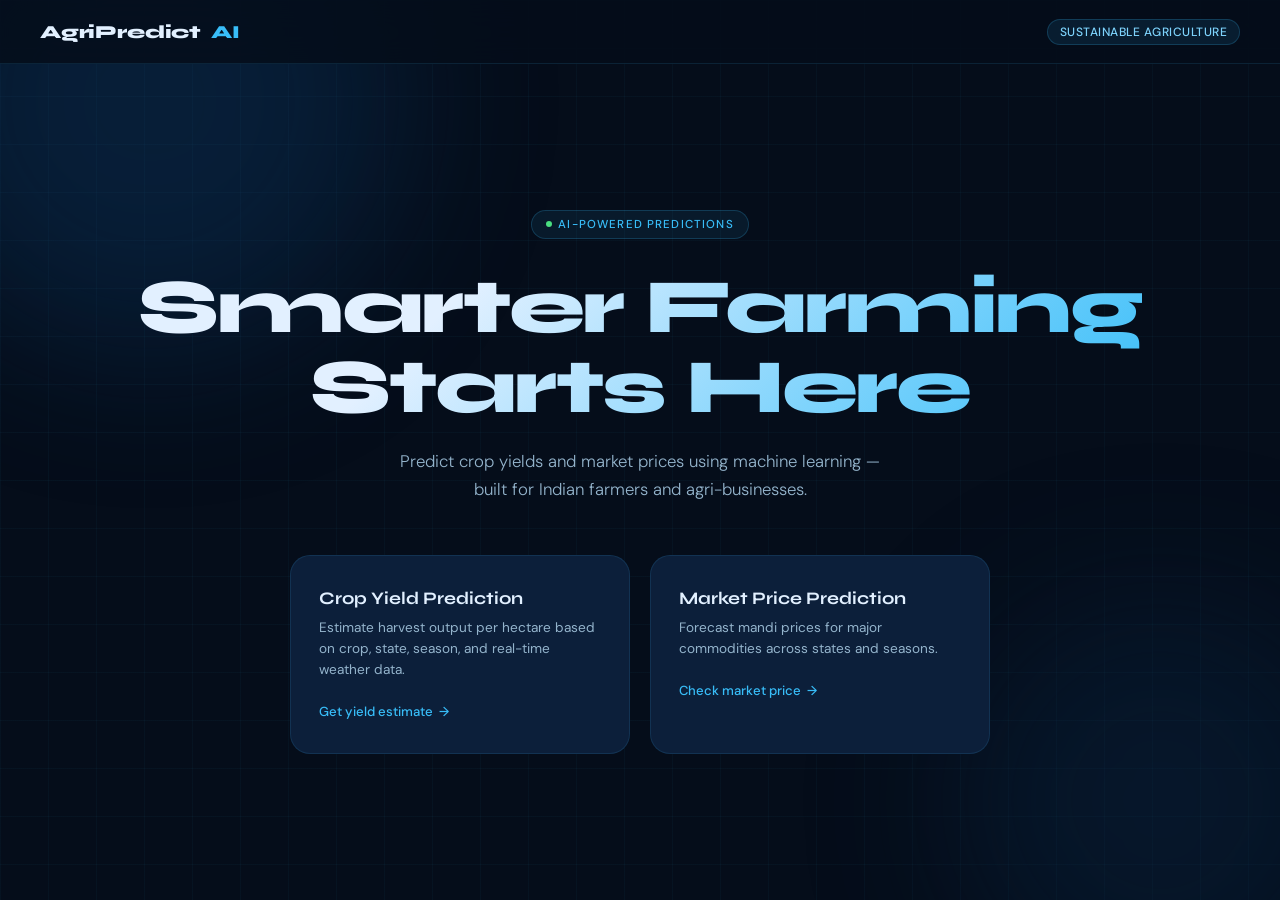
<file: index.html>
<!DOCTYPE html>
<html lang="en">
<head>
<meta charset="UTF-8"/>
<meta name="viewport" content="width=device-width, initial-scale=1.0"/>
<title>AgriPredict AI</title>
<link href="https://fonts.googleapis.com/css2?family=Syne:wght@400;600;700;800&family=DM+Sans:ital,opsz,wght@0,9..40,300;0,9..40,400;0,9..40,500;1,9..40,300&display=swap" rel="stylesheet"/>

<link rel="stylesheet" href="styles.css">
</head>
<body>
<div class="orb orb1"></div>
<div class="orb orb2"></div>

<!-- NAV -->
<nav>
  <a class="nav-logo" onclick="showPage('landing')">
   
    AgriPredict <span style="color:var(--accent)">AI</span>
  </a>
  <div class="nav-pill">Sustainable Agriculture</div>
</nav>

<!-- ========== LANDING ========== -->
<div class="page active" id="page-landing">
  <div class="landing">
    <div class="hero-badge"><div class="hero-dot"></div> AI-Powered Predictions</div>
    <h1 class="hero">Smarter Farming<br/>Starts Here</h1>
    <p class="hero-sub">Predict crop yields and market prices using machine learning — built for Indian farmers and agri-businesses.</p>
    <div class="card-grid">
      <div class="hero-card" onclick="showPage('yield')">
        
        <div class="card-title">Crop Yield Prediction</div>
        <div class="card-desc">Estimate harvest output per hectare based on crop, state, season, and real-time weather data.</div>
        <div class="card-cta">Get yield estimate <span>→</span></div>
      </div>
      <div class="hero-card" onclick="showPage('price')">
        
        <div class="card-title">Market Price Prediction</div>
        <div class="card-desc">Forecast mandi prices for major commodities across states and seasons.</div>
        <div class="card-cta">Check market price <span>→</span></div>
      </div>
    </div>
  </div>
</div>

<!-- ========== YIELD PAGE ========== -->
<div class="page" id="page-yield">
  <div class="form-wrap">
    <div class="page-header">
      <button class="back-btn" onclick="showPage('landing')">← Back to home</button>
      <div class="steps">
        <div class="step active" id="ystep1"><div class="step-num">1</div><div class="step-label">Crop Details</div></div>
        <div class="step-line"></div>
        <div class="step" id="ystep2"><div class="step-num">2</div><div class="step-label">Yield Result</div></div>
        <div class="step-line"></div>
        <div class="step" id="ystep3"><div class="step-num">3</div><div class="step-label">Market Price</div></div>
      </div>
      <div class="page-title">Crop Yield Prediction</div>
      <div class="page-sub">Enter crop details to estimate harvest yield per hectare.</div>
    </div>

    <div class="form-card" id="yield-form-card">
      <div class="form-row">
        <div class="field">
          <label>Crop</label>
          <select id="yield-crop"><option value="">Loading...</option></select>
        </div>
        <div class="field">
          <label>State</label>
          <select id="yield-state"><option value="">Loading...</option></select>
        </div>
      </div>
      <div class="form-row">
        <div class="field">
          <label>Season</label>
          <select id="yield-season">
            <option value="Kharif">Kharif (Jun–Oct)</option>
            <option value="Rabi">Rabi (Nov–Mar)</option>
            <option value="Summer">Summer (Apr–May)</option>
          </select>
        </div>
        <div class="field">
          <label>Area (hectares)</label>
          <input type="number" id="yield-area" placeholder="e.g. 1000" value="1000" min="1"/>
        </div>
      </div>
      <button class="btn-primary" onclick="predictYield()" id="yield-btn">Predict Yield</button>
      <div id="yield-error"></div>
    </div>

    <div id="yield-result" style="display:none"></div>
    <div id="yield-price-section" style="display:none; margin-top:20px">
      <button class="btn-secondary" onclick="showPage('price-from-yield')">📈 Predict Market Price for this Yield</button>
    </div>
  </div>
</div>

<!-- ========== PRICE PAGE ========== -->
<div class="page" id="page-price">
  <div class="form-wrap">
    <div class="page-header">
      <button class="back-btn" onclick="showPage('landing')">← Back to home</button>
      <div class="page-title">Market Price Prediction</div>
      <div class="page-sub">Forecast commodity prices at mandi based on supply and season.</div>
    </div>

    <div class="form-card">
      <div class="form-row">
        <div class="field">
          <label>Crop</label>
          <select id="price-crop"><option value="">Loading...</option></select>
        </div>
        <div class="field">
          <label>State</label>
          <select id="price-state"><option value="">Loading...</option></select>
        </div>
      </div>
      <div class="form-row">
        <div class="field">
          <label>Season</label>
          <select id="price-season">
            <option value="Kharif">Kharif</option>
            <option value="Rabi">Rabi</option>
            <option value="Summer">Summer</option>
          </select>
        </div>
        <div class="field">
          <label>Quantity (kg)</label>
          <input type="number" id="price-qty" placeholder="e.g. 5000" value="5000" min="1"/>
        </div>
      </div>
      <button class="btn-primary" onclick="predictPrice(null)" id="price-btn">Predict Market Price</button>
      <div id="price-error"></div>
    </div>

    <div id="price-result" style="display:none"></div>
  </div>
</div>

<!-- ========== PRICE FROM YIELD PAGE ========== -->
<div class="page" id="page-price-from-yield">
  <div class="form-wrap">
    <div class="page-header">
      <button class="back-btn" onclick="showPage('yield')">← Back to yield</button>
      <div class="steps">
        <div class="step done"><div class="step-num">✓</div><div class="step-label">Crop Details</div></div>
        <div class="step-line"></div>
        <div class="step done"><div class="step-num">✓</div><div class="step-label">Yield Result</div></div>
        <div class="step-line"></div>
        <div class="step active"><div class="step-num">3</div><div class="step-label">Market Price</div></div>
      </div>
      <div class="page-title">Market Price Estimate</div>
      <div class="page-sub">Using your predicted yield to forecast market price — no additional input needed.</div>
    </div>

    <div id="yield-summary-card" style="margin-bottom:20px"></div>
    <div id="price-from-yield-result"></div>
  </div>
</div>

<script src="script.js"></script>
</body>
</html>
</file>
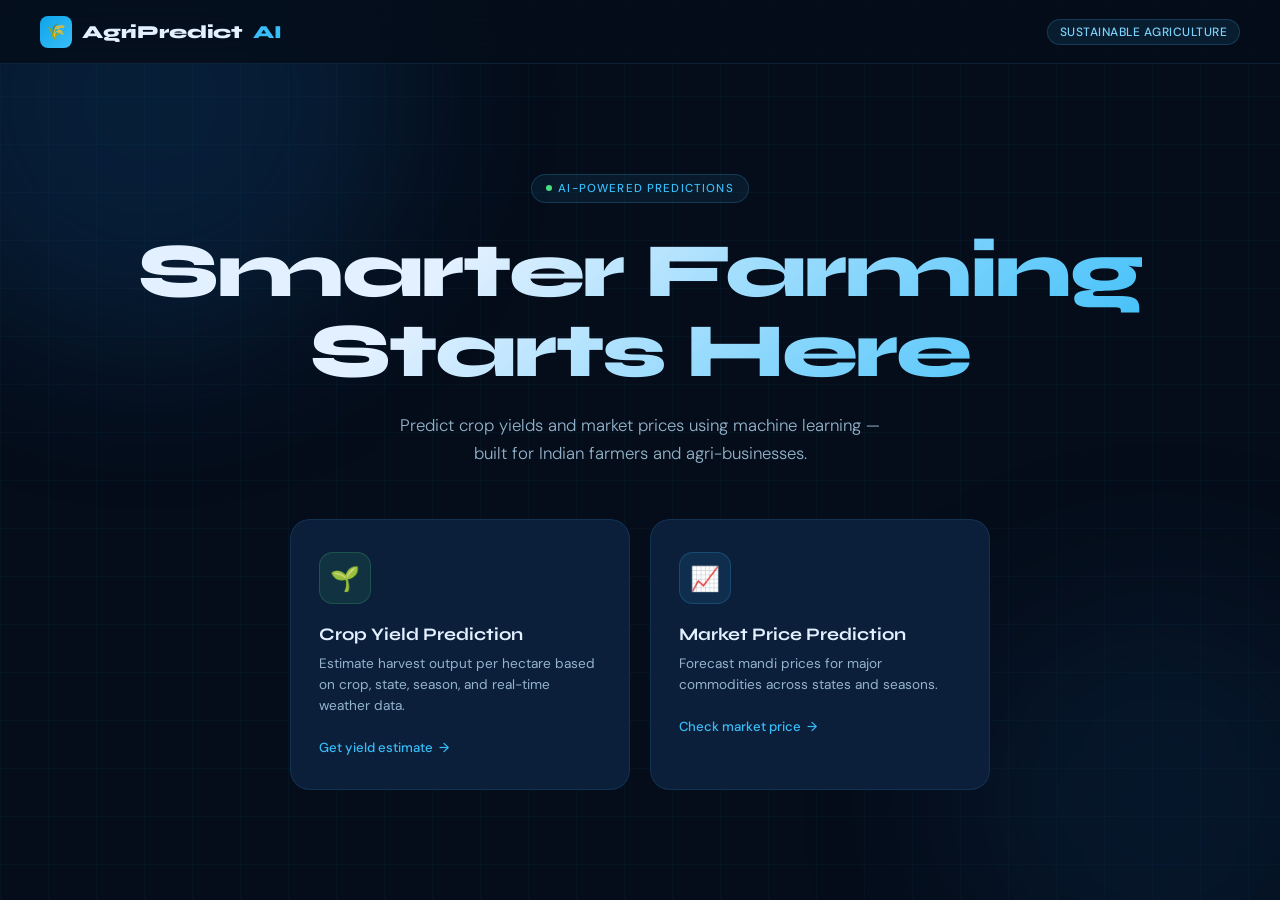
<file: index(trial).html>
<!DOCTYPE html>
<html lang="en">
<head>
<meta charset="UTF-8"/>
<meta name="viewport" content="width=device-width, initial-scale=1.0"/>
<title>AgriPredict AI</title>
<link href="https://fonts.googleapis.com/css2?family=Syne:wght@400;600;700;800&family=DM+Sans:ital,opsz,wght@0,9..40,300;0,9..40,400;0,9..40,500;1,9..40,300&display=swap" rel="stylesheet"/>
<style>
  :root {
    --bg: #050d1a;
    --bg2: #081428;
    --surface: #0c1f3a;
    --surface2: #0f2548;
    --border: rgba(56, 189, 248, 0.12);
    --accent: #38bdf8;
    --accent2: #0ea5e9;
    --accent3: #7dd3fc;
    --green: #4ade80;
    --amber: #fbbf24;
    --text: #e2f0ff;
    --text2: #94b4cc;
    --text3: #4e7a99;
    --glow: rgba(56, 189, 248, 0.15);
    --card-radius: 20px;
    --transition: all 0.35s cubic-bezier(.4,0,.2,1);
  }

  *, *::before, *::after { box-sizing: border-box; margin: 0; padding: 0; }

  body {
    font-family: 'DM Sans', sans-serif;
    background: var(--bg);
    color: var(--text);
    min-height: 100vh;
    overflow-x: hidden;
  }

  /* Background grid */
  body::before {
    content: '';
    position: fixed; inset: 0;
    background-image:
      linear-gradient(rgba(56,189,248,.04) 1px, transparent 1px),
      linear-gradient(90deg, rgba(56,189,248,.04) 1px, transparent 1px);
    background-size: 48px 48px;
    pointer-events: none;
    z-index: 0;
  }

  /* Glow orbs */
  .orb {
    position: fixed; border-radius: 50%; pointer-events: none; z-index: 0;
    filter: blur(80px); opacity: 0.35;
  }
  .orb1 { width: 500px; height: 500px; background: #0c3f6f; top: -150px; left: -100px; }
  .orb2 { width: 400px; height: 400px; background: #0a2a4a; bottom: -100px; right: -80px; }

  /* ============ NAV ============ */
  nav {
    position: sticky; top: 0; z-index: 100;
    display: flex; align-items: center; justify-content: space-between;
    padding: 0 40px; height: 64px;
    background: rgba(5,13,26,0.85);
    backdrop-filter: blur(20px);
    border-bottom: 1px solid var(--border);
  }
  .nav-logo {
    font-family: 'Syne', sans-serif;
    font-weight: 800; font-size: 1.15rem;
    letter-spacing: -0.01em;
    color: var(--text);
    display: flex; align-items: center; gap: 10px;
    cursor: pointer;
    text-decoration: none;
  }
  .logo-icon {
    width: 32px; height: 32px; border-radius: 8px;
    background: linear-gradient(135deg, #0ea5e9, #38bdf8);
    display: flex; align-items: center; justify-content: center;
    font-size: 16px;
  }
  .nav-pill {
    font-size: 0.75rem; font-weight: 500;
    padding: 4px 12px; border-radius: 99px;
    background: rgba(56,189,248,0.1);
    border: 1px solid rgba(56,189,248,0.2);
    color: var(--accent3);
    letter-spacing: 0.04em;
    text-transform: uppercase;
  }

  /* ============ PAGE SYSTEM ============ */
  .page { display: none; position: relative; z-index: 1; }
  .page.active { display: block; animation: fadeUp 0.4s ease both; }
  @keyframes fadeUp {
    from { opacity: 0; transform: translateY(20px); }
    to { opacity: 1; transform: translateY(0); }
  }

  /* ============ LANDING ============ */
  .landing {
    min-height: calc(100vh - 64px);
    display: flex; flex-direction: column;
    align-items: center; justify-content: center;
    padding: 60px 24px;
    text-align: center;
  }
  .hero-badge {
    display: inline-flex; align-items: center; gap: 6px;
    font-size: 0.72rem; font-weight: 500; letter-spacing: 0.1em;
    text-transform: uppercase; color: var(--accent);
    padding: 6px 14px; border-radius: 99px;
    background: rgba(56,189,248,0.08); border: 1px solid rgba(56,189,248,0.2);
    margin-bottom: 28px;
  }
  .hero-dot { width: 6px; height: 6px; border-radius: 50%; background: var(--green); animation: pulse 2s infinite; }
  @keyframes pulse { 0%,100%{opacity:1;transform:scale(1)} 50%{opacity:.4;transform:scale(.8)} }

  h1.hero {
    font-family: 'Syne', sans-serif;
    font-size: clamp(2.5rem, 6vw, 5rem);
    font-weight: 800; line-height: 1.05;
    letter-spacing: -0.03em;
    background: linear-gradient(135deg, #e2f0ff 30%, #7dd3fc 70%, #38bdf8 100%);
    -webkit-background-clip: text; -webkit-text-fill-color: transparent;
    background-clip: text;
    margin-bottom: 20px;
  }
  .hero-sub {
    font-size: 1.05rem; font-weight: 300;
    color: var(--text2); max-width: 500px;
    line-height: 1.65; margin-bottom: 52px;
  }

  .card-grid {
    display: grid; grid-template-columns: repeat(auto-fit, minmax(280px, 1fr));
    gap: 20px; max-width: 700px; width: 100%;
  }
  .hero-card {
    background: var(--surface);
    border: 1px solid var(--border);
    border-radius: var(--card-radius);
    padding: 32px 28px;
    cursor: pointer;
    transition: var(--transition);
    text-align: left;
    position: relative; overflow: hidden;
  }
  .hero-card::before {
    content: ''; position: absolute; inset: 0;
    background: linear-gradient(135deg, var(--glow) 0%, transparent 60%);
    opacity: 0; transition: var(--transition);
  }
  .hero-card:hover { border-color: rgba(56,189,248,0.3); transform: translateY(-4px); box-shadow: 0 20px 60px rgba(0,0,0,0.4), 0 0 30px var(--glow); }
  .hero-card:hover::before { opacity: 1; }

  .card-icon {
    width: 52px; height: 52px; border-radius: 14px;
    display: flex; align-items: center; justify-content: center;
    font-size: 24px; margin-bottom: 20px;
  }
  .card-icon.green { background: rgba(74, 222, 128, 0.1); border: 1px solid rgba(74,222,128,0.2); }
  .card-icon.blue { background: rgba(56, 189, 248, 0.1); border: 1px solid rgba(56,189,248,0.2); }
  .card-title { font-family: 'Syne', sans-serif; font-weight: 700; font-size: 1.1rem; margin-bottom: 8px; }
  .card-desc { font-size: 0.85rem; color: var(--text2); line-height: 1.55; margin-bottom: 20px; }
  .card-cta {
    display: inline-flex; align-items: center; gap: 6px;
    font-size: 0.82rem; font-weight: 500; color: var(--accent);
  }
  .card-cta span { transition: transform 0.2s; }
  .hero-card:hover .card-cta span { transform: translateX(4px); }

  /* ============ FORM PAGES ============ */
  .form-wrap {
    max-width: 680px; margin: 0 auto;
    padding: 48px 24px;
  }
  .page-header { margin-bottom: 36px; }
  .back-btn {
    display: inline-flex; align-items: center; gap: 6px;
    font-size: 0.82rem; color: var(--text3);
    cursor: pointer; margin-bottom: 24px;
    border: none; background: none;
    font-family: inherit; transition: color 0.2s;
  }
  .back-btn:hover { color: var(--accent); }
  .page-title {
    font-family: 'Syne', sans-serif;
    font-size: 2rem; font-weight: 800;
    letter-spacing: -0.02em; margin-bottom: 8px;
  }
  .page-sub { color: var(--text2); font-size: 0.9rem; }

  .form-card {
    background: var(--surface);
    border: 1px solid var(--border);
    border-radius: var(--card-radius);
    padding: 32px;
    margin-bottom: 20px;
  }
  .form-row { display: grid; grid-template-columns: 1fr 1fr; gap: 16px; margin-bottom: 16px; }
  .form-row.one { grid-template-columns: 1fr; }
  @media(max-width:520px) { .form-row { grid-template-columns: 1fr; } }

  .field label {
    display: block; font-size: 0.78rem; font-weight: 500;
    letter-spacing: 0.05em; text-transform: uppercase;
    color: var(--text3); margin-bottom: 8px;
  }
  .field select, .field input {
    width: 100%; padding: 12px 16px;
    background: var(--bg2); border: 1px solid var(--border);
    border-radius: 12px; color: var(--text);
    font-family: 'DM Sans', sans-serif; font-size: 0.92rem;
    outline: none; transition: var(--transition);
    appearance: none;
  }
  .field select { background-image: url("data:image/svg+xml,%3Csvg xmlns='http://www.w3.org/2000/svg' viewBox='0 0 20 20' fill='%234e7a99'%3E%3Cpath d='M5 7l5 5 5-5'/%3E%3C/svg%3E"); background-repeat: no-repeat; background-position: right 12px center; background-size: 16px; cursor: pointer; }
  .field select:focus, .field input:focus { border-color: rgba(56,189,248,0.4); box-shadow: 0 0 0 3px rgba(56,189,248,0.08); }
  .field select option { background: var(--surface2); }

  .btn-primary {
    width: 100%; padding: 14px;
    background: linear-gradient(135deg, #0ea5e9, #38bdf8);
    border: none; border-radius: 12px;
    color: #050d1a; font-family: 'Syne', sans-serif;
    font-weight: 700; font-size: 0.95rem;
    cursor: pointer; transition: var(--transition);
    letter-spacing: 0.01em;
    position: relative; overflow: hidden;
  }
  .btn-primary:hover:not(:disabled) { transform: translateY(-2px); box-shadow: 0 8px 30px rgba(56,189,248,0.35); }
  .btn-primary:disabled { opacity: 0.5; cursor: not-allowed; }
  .btn-secondary {
    width: 100%; padding: 14px;
    background: transparent;
    border: 1px solid rgba(56,189,248,0.3); border-radius: 12px;
    color: var(--accent); font-family: 'Syne', sans-serif;
    font-weight: 700; font-size: 0.95rem;
    cursor: pointer; transition: var(--transition);
  }
  .btn-secondary:hover { background: rgba(56,189,248,0.06); transform: translateY(-2px); }

  /* ============ RESULT CARD ============ */
  .result-card {
    background: linear-gradient(135deg, rgba(12,31,58,0.9) 0%, rgba(15,37,72,0.9) 100%);
    border: 1px solid rgba(56,189,248,0.2);
    border-radius: var(--card-radius);
    padding: 32px;
    position: relative; overflow: hidden;
  }
  .result-card::after {
    content: ''; position: absolute;
    top: 0; left: 0; right: 0; height: 2px;
    background: linear-gradient(90deg, transparent, #38bdf8, transparent);
  }
  .result-label { font-size: 0.75rem; letter-spacing: 0.1em; text-transform: uppercase; color: var(--text3); margin-bottom: 8px; }
  .result-value { font-family: 'Syne', sans-serif; font-size: 2.8rem; font-weight: 800; color: var(--accent); line-height: 1; margin-bottom: 6px; }
  .result-unit { font-size: 0.8rem; color: var(--text2); margin-bottom: 24px; }

  .weather-row { display: flex; gap: 12px; flex-wrap: wrap; margin-bottom: 24px; }
  .weather-chip {
    display: flex; align-items: center; gap: 8px;
    background: var(--bg2); border: 1px solid var(--border);
    border-radius: 10px; padding: 8px 14px;
    font-size: 0.82rem; color: var(--text2);
  }
  .weather-chip .icon { font-size: 1rem; }

  .info-grid { display: grid; grid-template-columns: repeat(3, 1fr); gap: 12px; margin-bottom: 24px; }
  .info-chip { background: var(--bg2); border: 1px solid var(--border); border-radius: 10px; padding: 12px; }
  .info-chip .ic-label { font-size: 0.68rem; text-transform: uppercase; letter-spacing: 0.06em; color: var(--text3); margin-bottom: 4px; }
  .info-chip .ic-val { font-size: 0.88rem; font-weight: 500; color: var(--text); }

  /* Price result */
  .price-value { color: var(--green); }
  .model-badge {
    display: inline-flex; align-items: center; gap: 4px;
    font-size: 0.72rem; padding: 3px 10px; border-radius: 99px;
    background: rgba(74,222,128,0.1); border: 1px solid rgba(74,222,128,0.2);
    color: var(--green); margin-bottom: 20px;
  }

  /* ============ LOADER ============ */
  .loader-wrap { text-align: center; padding: 40px 0; }
  .spinner {
    display: inline-block; width: 40px; height: 40px;
    border: 3px solid rgba(56,189,248,0.15);
    border-top-color: var(--accent); border-radius: 50%;
    animation: spin 0.8s linear infinite;
    margin-bottom: 14px;
  }
  @keyframes spin { to { transform: rotate(360deg); } }
  .loader-text { font-size: 0.88rem; color: var(--text2); }

  /* ============ STEPS BAR ============ */
  .steps {
    display: flex; align-items: center; gap: 0;
    margin-bottom: 32px;
  }
  .step { display: flex; align-items: center; gap: 8px; }
  .step-num {
    width: 28px; height: 28px; border-radius: 50%;
    display: flex; align-items: center; justify-content: center;
    font-size: 0.75rem; font-weight: 700;
    border: 2px solid var(--border); color: var(--text3);
    transition: var(--transition);
  }
  .step.active .step-num { border-color: var(--accent); color: var(--accent); background: rgba(56,189,248,0.08); }
  .step.done .step-num { border-color: var(--green); background: rgba(74,222,128,0.1); color: var(--green); }
  .step-label { font-size: 0.78rem; color: var(--text3); transition: var(--transition); }
  .step.active .step-label { color: var(--text); }
  .step.done .step-label { color: var(--text2); }
  .step-line { flex: 1; height: 1px; background: var(--border); margin: 0 8px; }

  /* ============ ERROR ============ */
  .error-msg {
    background: rgba(239,68,68,0.08); border: 1px solid rgba(239,68,68,0.25);
    color: #fca5a5; border-radius: 10px; padding: 12px 16px;
    font-size: 0.85rem; margin-top: 12px;
  }

  /* ============ DIVIDER ============ */
  .divider { height: 1px; background: var(--border); margin: 24px 0; }
</style>
</head>
<body>
<div class="orb orb1"></div>
<div class="orb orb2"></div>

<!-- NAV -->
<nav>
  <a class="nav-logo" onclick="showPage('landing')">
    <div class="logo-icon">🌾</div>
    AgriPredict <span style="color:var(--accent)">AI</span>
  </a>
  <div class="nav-pill">Sustainable Agriculture</div>
</nav>

<!-- ========== LANDING ========== -->
<div class="page active" id="page-landing">
  <div class="landing">
    <div class="hero-badge"><div class="hero-dot"></div> AI-Powered Predictions</div>
    <h1 class="hero">Smarter Farming<br/>Starts Here</h1>
    <p class="hero-sub">Predict crop yields and market prices using machine learning — built for Indian farmers and agri-businesses.</p>
    <div class="card-grid">
      <div class="hero-card" onclick="showPage('yield')">
        <div class="card-icon green">🌱</div>
        <div class="card-title">Crop Yield Prediction</div>
        <div class="card-desc">Estimate harvest output per hectare based on crop, state, season, and real-time weather data.</div>
        <div class="card-cta">Get yield estimate <span>→</span></div>
      </div>
      <div class="hero-card" onclick="showPage('price')">
        <div class="card-icon blue">📈</div>
        <div class="card-title">Market Price Prediction</div>
        <div class="card-desc">Forecast mandi prices for major commodities across states and seasons.</div>
        <div class="card-cta">Check market price <span>→</span></div>
      </div>
    </div>
  </div>
</div>

<!-- ========== YIELD PAGE ========== -->
<div class="page" id="page-yield">
  <div class="form-wrap">
    <div class="page-header">
      <button class="back-btn" onclick="showPage('landing')">← Back to home</button>
      <div class="steps">
        <div class="step active" id="ystep1"><div class="step-num">1</div><div class="step-label">Crop Details</div></div>
        <div class="step-line"></div>
        <div class="step" id="ystep2"><div class="step-num">2</div><div class="step-label">Yield Result</div></div>
        <div class="step-line"></div>
        <div class="step" id="ystep3"><div class="step-num">3</div><div class="step-label">Market Price</div></div>
      </div>
      <div class="page-title">Crop Yield Prediction</div>
      <div class="page-sub">Enter crop details to estimate harvest yield per hectare.</div>
    </div>

    <div class="form-card" id="yield-form-card">
      <div class="form-row">
        <div class="field">
          <label>Crop</label>
          <select id="yield-crop"><option value="">Loading...</option></select>
        </div>
        <div class="field">
          <label>State</label>
          <select id="yield-state"><option value="">Loading...</option></select>
        </div>
      </div>
      <div class="form-row">
        <div class="field">
          <label>Season</label>
          <select id="yield-season">
            <option value="Kharif">Kharif (Jun–Oct)</option>
            <option value="Rabi">Rabi (Nov–Mar)</option>
            <option value="Summer">Summer (Apr–May)</option>
          </select>
        </div>
        <div class="field">
          <label>Area (hectares)</label>
          <input type="number" id="yield-area" placeholder="e.g. 1000" value="1000" min="1"/>
        </div>
      </div>
      <button class="btn-primary" onclick="predictYield()" id="yield-btn">Predict Yield</button>
      <div id="yield-error"></div>
    </div>

    <div id="yield-result" style="display:none"></div>
    <div id="yield-price-section" style="display:none; margin-top:20px">
      <button class="btn-secondary" onclick="showPage('price-from-yield')">📈 Predict Market Price for this Yield</button>
    </div>
  </div>
</div>

<!-- ========== PRICE PAGE ========== -->
<div class="page" id="page-price">
  <div class="form-wrap">
    <div class="page-header">
      <button class="back-btn" onclick="showPage('landing')">← Back to home</button>
      <div class="page-title">Market Price Prediction</div>
      <div class="page-sub">Forecast commodity prices at mandi based on supply and season.</div>
    </div>

    <div class="form-card">
      <div class="form-row">
        <div class="field">
          <label>Crop</label>
          <select id="price-crop"><option value="">Loading...</option></select>
        </div>
        <div class="field">
          <label>State</label>
          <select id="price-state"><option value="">Loading...</option></select>
        </div>
      </div>
      <div class="form-row">
        <div class="field">
          <label>Season</label>
          <select id="price-season">
            <option value="Kharif">Kharif</option>
            <option value="Rabi">Rabi</option>
            <option value="Summer">Summer</option>
          </select>
        </div>
        <div class="field">
          <label>Quantity (kg)</label>
          <input type="number" id="price-qty" placeholder="e.g. 5000" value="5000" min="1"/>
        </div>
      </div>
      <button class="btn-primary" onclick="predictPrice(null)" id="price-btn">Predict Market Price</button>
      <div id="price-error"></div>
    </div>

    <div id="price-result" style="display:none"></div>
  </div>
</div>

<!-- ========== PRICE FROM YIELD PAGE ========== -->
<div class="page" id="page-price-from-yield">
  <div class="form-wrap">
    <div class="page-header">
      <button class="back-btn" onclick="showPage('yield')">← Back to yield</button>
      <div class="steps">
        <div class="step done"><div class="step-num">✓</div><div class="step-label">Crop Details</div></div>
        <div class="step-line"></div>
        <div class="step done"><div class="step-num">✓</div><div class="step-label">Yield Result</div></div>
        <div class="step-line"></div>
        <div class="step active"><div class="step-num">3</div><div class="step-label">Market Price</div></div>
      </div>
      <div class="page-title">Market Price Estimate</div>
      <div class="page-sub">Using your predicted yield to forecast market price — no additional input needed.</div>
    </div>

    <div id="yield-summary-card" style="margin-bottom:20px"></div>
    <div id="price-from-yield-result"></div>
  </div>
</div>

<script>
const API = 'http://127.0.0.1:5000/api';
let yieldData = null; // stored from yield prediction

// ============================
// PAGE NAVIGATION
// ============================
function showPage(name) {
  document.querySelectorAll('.page').forEach(p => p.classList.remove('active'));
  document.getElementById('page-' + name).classList.add('active');
  window.scrollTo(0, 0);
  if (name === 'price-from-yield') loadPriceFromYield();
}

// ============================
// LOAD META
// ============================
async function loadMeta() {
  try {
    const res = await fetch(API + '/meta');
    const meta = await res.json();

    // Yield dropdowns
    populateSelect('yield-crop', meta.yield_crops);
    populateSelect('yield-state', meta.yield_states);

    // Price dropdowns
    populateSelect('price-crop', meta.price_crops);
    populateSelect('price-state', meta.price_states);
  } catch (e) {
    console.error('Failed to load meta:', e);
    // Fallback static data
    populateSelect('yield-crop', ['Rice', 'Wheat', 'Maize', 'Bajra', 'Jowar', 'Groundnut', 'Urad', 'Moong']);
    populateSelect('yield-state', ['Andhra Pradesh', 'Bihar', 'Gujarat', 'Haryana', 'Karnataka', 'Maharashtra', 'Punjab', 'Tamil Nadu', 'Uttar Pradesh', 'West Bengal']);
    populateSelect('price-crop', ['Rice', 'Jowar', 'Bajra', 'Groundnut', 'Urad', 'Moong', 'Maize']);
    populateSelect('price-state', ['Andhra Pradesh', 'Assam', 'Bihar', 'Gujarat', 'Haryana', 'Karnataka', 'Madhya Pradesh', 'Maharashtra', 'Punjab', 'Tamil Nadu', 'Uttar Pradesh', 'West Bengal']);
  }
}

function populateSelect(id, items) {
  const sel = document.getElementById(id);
  sel.innerHTML = items.map(i => `<option value="${i}">${i}</option>`).join('');
}

// ============================
// PREDICT YIELD
// ============================
async function predictYield() {
  const crop = document.getElementById('yield-crop').value;
  const state = document.getElementById('yield-state').value;
  const season = document.getElementById('yield-season').value;
  const area = document.getElementById('yield-area').value;

  if (!crop || !state || !area) {
    document.getElementById('yield-error').innerHTML = '<div class="error-msg">⚠ Please fill all fields.</div>';
    return;
  }
  document.getElementById('yield-error').innerHTML = '';

  const btn = document.getElementById('yield-btn');
  btn.disabled = true; btn.textContent = 'Predicting...';

  const resultEl = document.getElementById('yield-result');
  resultEl.style.display = 'block';
  resultEl.innerHTML = `<div class="loader-wrap"><div class="spinner"></div><div class="loader-text">Fetching weather & running model…</div></div>`;
  document.getElementById('yield-price-section').style.display = 'none';

  try {
    const res = await fetch(API + '/predict_yield', {
      method: 'POST', headers: {'Content-Type':'application/json'},
      body: JSON.stringify({ crop, state, season, area: parseFloat(area) })
    });
    const data = await res.json();

    yieldData = { crop, state, season, area, yield_value: data.predicted_yield, weather: data.weather };

    // Update steps
    document.getElementById('ystep1').className = 'step done';
    document.getElementById('ystep2').className = 'step active';

    const w = data.weather;
    resultEl.innerHTML = `
      <div class="result-card">
        <div class="result-label">Predicted Crop Yield</div>
        <div class="result-value">${data.predicted_yield.toLocaleString('en-IN', {maximumFractionDigits:2})}</div>
        <div class="result-unit">kg per hectare</div>

        <div class="result-label" style="margin-bottom:10px">Live Weather Conditions</div>
        <div class="weather-row">
          <div class="weather-chip"><span class="icon">🌡</span>${w.temperature}°C</div>
          <div class="weather-chip"><span class="icon">💧</span>${w.humidity}% Humidity</div>
          <div class="weather-chip"><span class="icon">🌧</span>${w.rainfall.toFixed(1)} mm Rainfall</div>
        </div>

        <div class="result-label" style="margin-bottom:10px">Input Summary</div>
        <div class="info-grid">
          <div class="info-chip"><div class="ic-label">Crop</div><div class="ic-val">${crop}</div></div>
          <div class="info-chip"><div class="ic-label">State</div><div class="ic-val">${state}</div></div>
          <div class="info-chip"><div class="ic-label">Season</div><div class="ic-val">${season}</div></div>
          <div class="info-chip"><div class="ic-label">Area</div><div class="ic-val">${parseFloat(area).toLocaleString()} ha</div></div>
          <div class="info-chip"><div class="ic-label">Total Est. Yield</div><div class="ic-val">${(data.predicted_yield * parseFloat(area) / 1000).toFixed(1)} MT</div></div>
        </div>
      </div>`;

    document.getElementById('yield-price-section').style.display = 'block';
  } catch(e) {
    resultEl.innerHTML = `<div class="error-msg">❌ Failed to connect to backend. Make sure Flask server is running on port 5000.</div>`;
  }

  btn.disabled = false; btn.textContent = 'Predict Yield';
}

// ============================
// PREDICT PRICE (direct)
// ============================
async function predictPrice(fromYield) {
  let payload, crop, state, season;

  if (fromYield && yieldData) {
    crop = yieldData.crop;
    state = yieldData.state;
    season = yieldData.season;
    payload = { crop, state, season, yield_value: yieldData.yield_value };
  } else {
    crop = document.getElementById('price-crop').value;
    state = document.getElementById('price-state').value;
    season = document.getElementById('price-season').value;
    const qty = document.getElementById('price-qty').value;
    if (!crop || !state || !qty) {
      document.getElementById('price-error').innerHTML = '<div class="error-msg">⚠ Please fill all fields.</div>';
      return;
    }
    document.getElementById('price-error').innerHTML = '';
    payload = { crop, state, season, yield_value: parseFloat(qty) };
  }

  const resultId = fromYield ? 'price-from-yield-result' : 'price-result';
  const btnId = fromYield ? null : 'price-btn';

  if (btnId) { const b = document.getElementById(btnId); b.disabled=true; b.textContent='Predicting...'; }

  const resultEl = document.getElementById(resultId);
  resultEl.style.display = 'block';
  resultEl.innerHTML = `<div class="loader-wrap"><div class="spinner"></div><div class="loader-text">Running price model…</div></div>`;

  try {
    const res = await fetch(API + '/predict_price', {
      method: 'POST', headers: {'Content-Type':'application/json'},
      body: JSON.stringify(payload)
    });
    const data = await res.json();

    // Step update for yield flow
    if (fromYield) document.getElementById('ystep3') && (document.getElementById('ystep3').className = 'step active');

    resultEl.innerHTML = `
      <div class="result-card">
        <div class="result-label">Predicted Market Price</div>
        <div class="result-value price-value">₹${data.predicted_price.toLocaleString('en-IN', {maximumFractionDigits:2})}</div>
        <div class="result-unit">per quintal (Rs./Quintal)</div>
        <div class="model-badge">✓ ${data.model_used === 'global' ? 'Global ensemble model' : data.model_used + ' model'}</div>

        <div class="result-label" style="margin-bottom:10px">Prediction Details</div>
        <div class="info-grid">
          <div class="info-chip"><div class="ic-label">Crop</div><div class="ic-val">${crop}</div></div>
          <div class="info-chip"><div class="ic-label">State</div><div class="ic-val">${state}</div></div>
          <div class="info-chip"><div class="ic-label">Season</div><div class="ic-val">${season}</div></div>
          <div class="info-chip"><div class="ic-label">Arrival Proxy</div><div class="ic-val">${data.arrival_proxy.toFixed(3)} MT</div></div>
          <div class="info-chip"><div class="ic-label">Price/MT</div><div class="ic-val">₹${(data.predicted_price * 10).toLocaleString('en-IN', {maximumFractionDigits:0})}</div></div>
        </div>
      </div>`;
  } catch(e) {
    resultEl.innerHTML = `<div class="error-msg">❌ Failed to connect to backend. Make sure Flask server is running on port 5000.</div>`;
  }

  if (btnId) { const b = document.getElementById(btnId); b.disabled=false; b.textContent='Predict Market Price'; }
}

// ============================
// PRICE FROM YIELD FLOW
// ============================
function loadPriceFromYield() {
  if (!yieldData) { showPage('yield'); return; }

  const summary = document.getElementById('yield-summary-card');
  summary.innerHTML = `
    <div class="form-card" style="border-color:rgba(74,222,128,0.2)">
      <div style="display:flex; align-items:center; gap:8px; margin-bottom:16px">
        <div style="width:8px;height:8px;border-radius:50%;background:var(--green)"></div>
        <span style="font-size:0.78rem;text-transform:uppercase;letter-spacing:.06em;color:var(--green)">Yield carried forward</span>
      </div>
      <div class="info-grid">
        <div class="info-chip"><div class="ic-label">Crop</div><div class="ic-val">${yieldData.crop}</div></div>
        <div class="info-chip"><div class="ic-label">State</div><div class="ic-val">${yieldData.state}</div></div>
        <div class="info-chip"><div class="ic-label">Predicted Yield</div><div class="ic-val">${yieldData.yield_value.toFixed(2)} kg/ha</div></div>
      </div>
    </div>`;

  const resultEl = document.getElementById('price-from-yield-result');
  resultEl.innerHTML = `<div class="loader-wrap"><div class="spinner"></div><div class="loader-text">Running price model…</div></div>`;
  predictPrice(true);
}

// ============================
// INIT
// ============================
loadMeta();
</script>
</body>
</html>
</file>
<file: styles.css>
:root {
    --bg: #050d1a;
    --bg2: #081428;
    --surface: #0c1f3a;
    --surface2: #0f2548;
    --border: rgba(56, 189, 248, 0.12);
    --accent: #38bdf8;
    --accent2: #0ea5e9;
    --accent3: #7dd3fc;
    --green: #4ade80;
    --amber: #fbbf24;
    --text: #e2f0ff;
    --text2: #94b4cc;
    --text3: #4e7a99;
    --glow: rgba(56, 189, 248, 0.15);
    --card-radius: 20px;
    --transition: all 0.35s cubic-bezier(.4,0,.2,1);
  }

  *, *::before, *::after { box-sizing: border-box; margin: 0; padding: 0; }

  body {
    font-family: 'DM Sans', sans-serif;
    background: var(--bg);
    color: var(--text);
    min-height: 100vh;
    overflow-x: hidden;
  }

  /* Background grid */
  body::before {
    content: '';
    position: fixed; inset: 0;
    background-image:
      linear-gradient(rgba(56,189,248,.04) 1px, transparent 1px),
      linear-gradient(90deg, rgba(56,189,248,.04) 1px, transparent 1px);
    background-size: 48px 48px;
    pointer-events: none;
    z-index: 0;
  }

  /* Glow orbs */
  .orb {
    position: fixed; border-radius: 50%; pointer-events: none; z-index: 0;
    filter: blur(80px); opacity: 0.35;
  }
  .orb1 { width: 500px; height: 500px; background: #0c3f6f; top: -150px; left: -100px; }
  .orb2 { width: 400px; height: 400px; background: #0a2a4a; bottom: -100px; right: -80px; }

  /* ============ NAV ============ */
  nav {
    position: sticky; top: 0; z-index: 100;
    display: flex; align-items: center; justify-content: space-between;
    padding: 0 40px; height: 64px;
    background: rgba(5,13,26,0.85);
    backdrop-filter: blur(20px);
    border-bottom: 1px solid var(--border);
  }
  .nav-logo {
    font-family: 'Syne', sans-serif;
    font-weight: 800; font-size: 1.15rem;
    letter-spacing: -0.01em;
    color: var(--text);
    display: flex; align-items: center; gap: 10px;
    cursor: pointer;
    text-decoration: none;
  }
  .logo-icon {
    width: 32px; height: 32px; border-radius: 8px;
    background: linear-gradient(135deg, #0ea5e9, #38bdf8);
    display: flex; align-items: center; justify-content: center;
    font-size: 16px;
  }
  .nav-pill {
    font-size: 0.75rem; font-weight: 500;
    padding: 4px 12px; border-radius: 99px;
    background: rgba(56,189,248,0.1);
    border: 1px solid rgba(56,189,248,0.2);
    color: var(--accent3);
    letter-spacing: 0.04em;
    text-transform: uppercase;
  }

  /* ============ PAGE SYSTEM ============ */
  .page { display: none; position: relative; z-index: 1; }
  .page.active { display: block; animation: fadeUp 0.4s ease both; }
  @keyframes fadeUp {
    from { opacity: 0; transform: translateY(20px); }
    to { opacity: 1; transform: translateY(0); }
  }

  /* ============ LANDING ============ */
  .landing {
    min-height: calc(100vh - 64px);
    display: flex; flex-direction: column;
    align-items: center; justify-content: center;
    padding: 60px 24px;
    text-align: center;
  }
  .hero-badge {
    display: inline-flex; align-items: center; gap: 6px;
    font-size: 0.72rem; font-weight: 500; letter-spacing: 0.1em;
    text-transform: uppercase; color: var(--accent);
    padding: 6px 14px; border-radius: 99px;
    background: rgba(56,189,248,0.08); border: 1px solid rgba(56,189,248,0.2);
    margin-bottom: 28px;
  }
  .hero-dot { width: 6px; height: 6px; border-radius: 50%; background: var(--green); animation: pulse 2s infinite; }
  @keyframes pulse { 0%,100%{opacity:1;transform:scale(1)} 50%{opacity:.4;transform:scale(.8)} }

  h1.hero {
    font-family: 'Syne', sans-serif;
    font-size: clamp(2.5rem, 6vw, 5rem);
    font-weight: 800; line-height: 1.05;
    letter-spacing: -0.03em;
    background: linear-gradient(135deg, #e2f0ff 30%, #7dd3fc 70%, #38bdf8 100%);
    -webkit-background-clip: text; -webkit-text-fill-color: transparent;
    background-clip: text;
    margin-bottom: 20px;
  }
  .hero-sub {
    font-size: 1.05rem; font-weight: 300;
    color: var(--text2); max-width: 500px;
    line-height: 1.65; margin-bottom: 52px;
  }

  .card-grid {
    display: grid; grid-template-columns: repeat(auto-fit, minmax(280px, 1fr));
    gap: 20px; max-width: 700px; width: 100%;
  }
  .hero-card {
    background: var(--surface);
    border: 1px solid var(--border);
    border-radius: var(--card-radius);
    padding: 32px 28px;
    cursor: pointer;
    transition: var(--transition);
    text-align: left;
    position: relative; overflow: hidden;
  }
  .hero-card::before {
    content: ''; position: absolute; inset: 0;
    background: linear-gradient(135deg, var(--glow) 0%, transparent 60%);
    opacity: 0; transition: var(--transition);
  }
  .hero-card:hover { border-color: rgba(56,189,248,0.3); transform: translateY(-4px); box-shadow: 0 20px 60px rgba(0,0,0,0.4), 0 0 30px var(--glow); }
  .hero-card:hover::before { opacity: 1; }

  .card-icon {
    width: 52px; height: 52px; border-radius: 14px;
    display: flex; align-items: center; justify-content: center;
    font-size: 24px; margin-bottom: 20px;
  }
  .card-icon.green { background: rgba(74, 222, 128, 0.1); border: 1px solid rgba(74,222,128,0.2); }
  .card-icon.blue { background: rgba(56, 189, 248, 0.1); border: 1px solid rgba(56,189,248,0.2); }
  .card-title { font-family: 'Syne', sans-serif; font-weight: 700; font-size: 1.1rem; margin-bottom: 8px; }
  .card-desc { font-size: 0.85rem; color: var(--text2); line-height: 1.55; margin-bottom: 20px; }
  .card-cta {
    display: inline-flex; align-items: center; gap: 6px;
    font-size: 0.82rem; font-weight: 500; color: var(--accent);
  }
  .card-cta span { transition: transform 0.2s; }
  .hero-card:hover .card-cta span { transform: translateX(4px); }

  /* ============ FORM PAGES ============ */
  .form-wrap {
    max-width: 680px; margin: 0 auto;
    padding: 48px 24px;
  }
  .page-header { margin-bottom: 36px; }
  .back-btn {
    display: inline-flex; align-items: center; gap: 6px;
    font-size: 0.82rem; color: var(--text3);
    cursor: pointer; margin-bottom: 24px;
    border: none; background: none;
    font-family: inherit; transition: color 0.2s;
  }
  .back-btn:hover { color: var(--accent); }
  .page-title {
    font-family: 'Syne', sans-serif;
    font-size: 2rem; font-weight: 800;
    letter-spacing: -0.02em; margin-bottom: 8px;
  }
  .page-sub { color: var(--text2); font-size: 0.9rem; }

  .form-card {
    background: var(--surface);
    border: 1px solid var(--border);
    border-radius: var(--card-radius);
    padding: 32px;
    margin-bottom: 20px;
  }
  .form-row { display: grid; grid-template-columns: 1fr 1fr; gap: 16px; margin-bottom: 16px; }
  .form-row.one { grid-template-columns: 1fr; }
  @media(max-width:520px) { .form-row { grid-template-columns: 1fr; } }

  .field label {
    display: block; font-size: 0.78rem; font-weight: 500;
    letter-spacing: 0.05em; text-transform: uppercase;
    color: var(--text3); margin-bottom: 8px;
  }
  .field select, .field input {
    width: 100%; padding: 12px 16px;
    background: var(--bg2); border: 1px solid var(--border);
    border-radius: 12px; color: var(--text);
    font-family: 'DM Sans', sans-serif; font-size: 0.92rem;
    outline: none; transition: var(--transition);
    appearance: none;
  }
  .field select { background-image: url("data:image/svg+xml,%3Csvg xmlns='http://www.w3.org/2000/svg' viewBox='0 0 20 20' fill='%234e7a99'%3E%3Cpath d='M5 7l5 5 5-5'/%3E%3C/svg%3E"); background-repeat: no-repeat; background-position: right 12px center; background-size: 16px; cursor: pointer; }
  .field select:focus, .field input:focus { border-color: rgba(56,189,248,0.4); box-shadow: 0 0 0 3px rgba(56,189,248,0.08); }
  .field select option { background: var(--surface2); }

  .btn-primary {
    width: 100%; padding: 14px;
    background: linear-gradient(135deg, #0ea5e9, #38bdf8);
    border: none; border-radius: 12px;
    color: #050d1a; font-family: 'Syne', sans-serif;
    font-weight: 700; font-size: 0.95rem;
    cursor: pointer; transition: var(--transition);
    letter-spacing: 0.01em;
    position: relative; overflow: hidden;
  }
  .btn-primary:hover:not(:disabled) { transform: translateY(-2px); box-shadow: 0 8px 30px rgba(56,189,248,0.35); }
  .btn-primary:disabled { opacity: 0.5; cursor: not-allowed; }
  .btn-secondary {
    width: 100%; padding: 14px;
    background: transparent;
    border: 1px solid rgba(56,189,248,0.3); border-radius: 12px;
    color: var(--accent); font-family: 'Syne', sans-serif;
    font-weight: 700; font-size: 0.95rem;
    cursor: pointer; transition: var(--transition);
  }
  .btn-secondary:hover { background: rgba(56,189,248,0.06); transform: translateY(-2px); }

  /* ============ RESULT CARD ============ */
  .result-card {
    background: linear-gradient(135deg, rgba(12,31,58,0.9) 0%, rgba(15,37,72,0.9) 100%);
    border: 1px solid rgba(56,189,248,0.2);
    border-radius: var(--card-radius);
    padding: 32px;
    position: relative; overflow: hidden;
  }
  .result-card::after {
    content: ''; position: absolute;
    top: 0; left: 0; right: 0; height: 2px;
    background: linear-gradient(90deg, transparent, #38bdf8, transparent);
  }
  .result-label { font-size: 0.75rem; letter-spacing: 0.1em; text-transform: uppercase; color: var(--text3); margin-bottom: 8px; }
  .result-value { font-family: 'Syne', sans-serif; font-size: 2.8rem; font-weight: 800; color: var(--accent); line-height: 1; margin-bottom: 6px; }
  .result-unit { font-size: 0.8rem; color: var(--text2); margin-bottom: 24px; }

  .weather-row { display: flex; gap: 12px; flex-wrap: wrap; margin-bottom: 24px; }
  .weather-chip {
    display: flex; align-items: center; gap: 8px;
    background: var(--bg2); border: 1px solid var(--border);
    border-radius: 10px; padding: 8px 14px;
    font-size: 0.82rem; color: var(--text2);
  }
  .weather-chip .icon { font-size: 1rem; }

  .info-grid { display: grid; grid-template-columns: repeat(3, 1fr); gap: 12px; margin-bottom: 24px; }
  .info-chip { background: var(--bg2); border: 1px solid var(--border); border-radius: 10px; padding: 12px; }
  .info-chip .ic-label { font-size: 0.68rem; text-transform: uppercase; letter-spacing: 0.06em; color: var(--text3); margin-bottom: 4px; }
  .info-chip .ic-val { font-size: 0.88rem; font-weight: 500; color: var(--text); }

  /* Price result */
  .price-value { color: var(--green); }
  .model-badge {
    display: inline-flex; align-items: center; gap: 4px;
    font-size: 0.72rem; padding: 3px 10px; border-radius: 99px;
    background: rgba(74,222,128,0.1); border: 1px solid rgba(74,222,128,0.2);
    color: var(--green); margin-bottom: 20px;
  }

  /* ============ LOADER ============ */
  .loader-wrap { text-align: center; padding: 40px 0; }
  .spinner {
    display: inline-block; width: 40px; height: 40px;
    border: 3px solid rgba(56,189,248,0.15);
    border-top-color: var(--accent); border-radius: 50%;
    animation: spin 0.8s linear infinite;
    margin-bottom: 14px;
  }
  @keyframes spin { to { transform: rotate(360deg); } }
  .loader-text { font-size: 0.88rem; color: var(--text2); }

  /* ============ STEPS BAR ============ */
  .steps {
    display: flex; align-items: center; gap: 0;
    margin-bottom: 32px;
  }
  .step { display: flex; align-items: center; gap: 8px; }
  .step-num {
    width: 28px; height: 28px; border-radius: 50%;
    display: flex; align-items: center; justify-content: center;
    font-size: 0.75rem; font-weight: 700;
    border: 2px solid var(--border); color: var(--text3);
    transition: var(--transition);
  }
  .step.active .step-num { border-color: var(--accent); color: var(--accent); background: rgba(56,189,248,0.08); }
  .step.done .step-num { border-color: var(--green); background: rgba(74,222,128,0.1); color: var(--green); }
  .step-label { font-size: 0.78rem; color: var(--text3); transition: var(--transition); }
  .step.active .step-label { color: var(--text); }
  .step.done .step-label { color: var(--text2); }
  .step-line { flex: 1; height: 1px; background: var(--border); margin: 0 8px; }

  /* ============ ERROR ============ */
  .error-msg {
    background: rgba(239,68,68,0.08); border: 1px solid rgba(239,68,68,0.25);
    color: #fca5a5; border-radius: 10px; padding: 12px 16px;
    font-size: 0.85rem; margin-top: 12px;
  }

  /* ============ DIVIDER ============ */
  .divider { height: 1px; background: var(--border); margin: 24px 0; }
</file>
